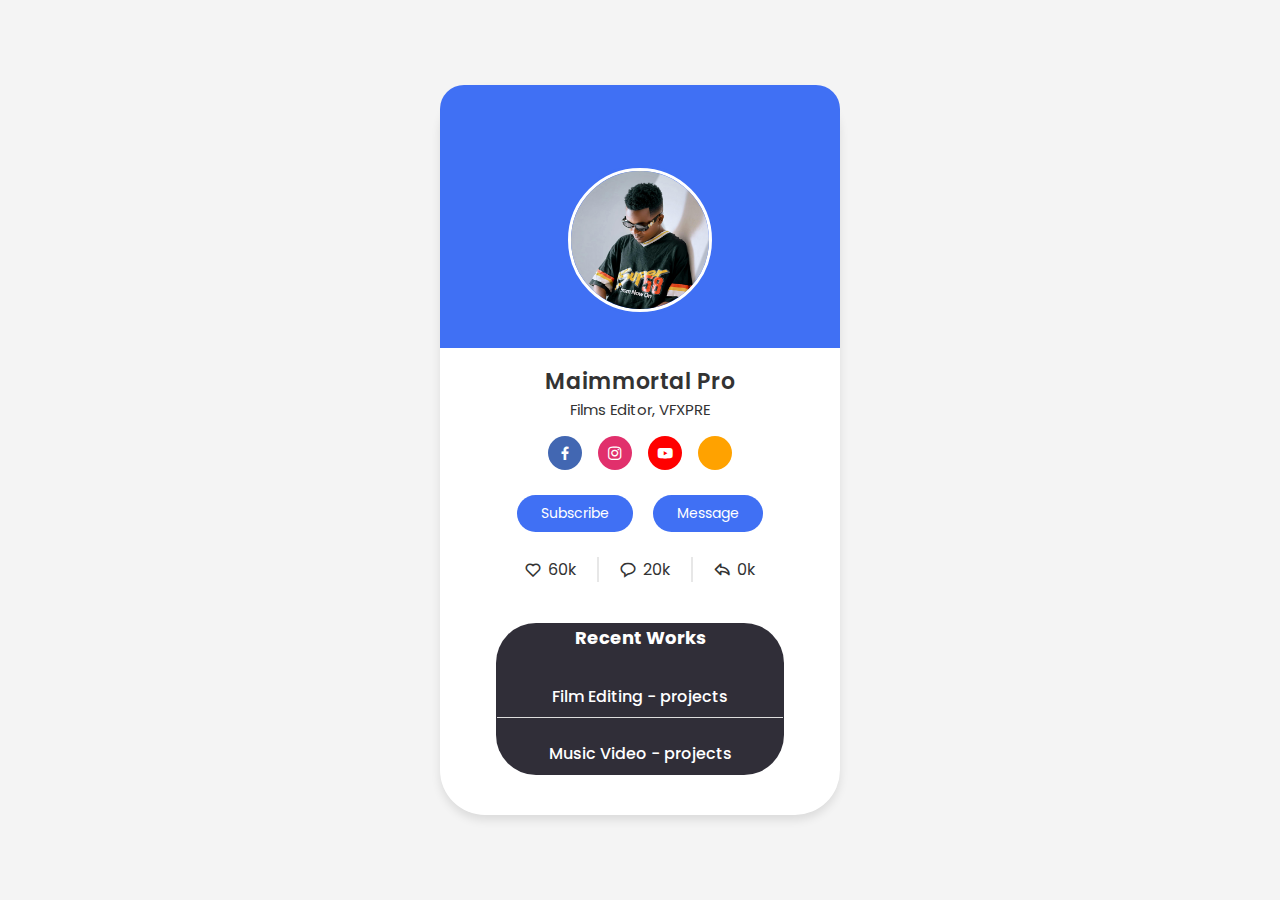
<file: index.html>
<!DOCTYPE html>
<html lang="en">

<head>
  <meta charset="UTF-8" />
  <meta http-equiv="X-UA-Compatible" content="IE=edge" />
  <meta name="viewport" content="width=device-width, initial-scale=1.0" />
  <title>Maimmortal UI Design</title>
  <link rel="stylesheet" href="style.css" />
  <link href="https://unpkg.com/boxicons@2.1.2/css/boxicons.min.css" rel="stylesheet" />
  <link rel="stylesheet" href="https://cdnjs.cloudflare.com/ajax/libs/font-awesome/6.4.2/css/all.min.css">
</head>

<body>
  <div class="profile-card">
    <div class="image">
      <img src="profile.jpg" alt="Profile Image" class="profile-img" />
    </div>

    <div class="text-data">
      <span class="name">Maimmortal Pro</span>
      <span class="job">Films Editor, VFXPRE</span>
    </div>

    <div class="media-buttons">
      <a href="https://www.facebook.com/officialmanywelebab" style="background: #4267b2" class="link">
        <i class="bx bxl-facebook"></i>
      </a>
      <a href="https://www.instagram.com/manyweleimmortaal?igsh=M2F5MHZxbXR2MTJq" style="background: #e1306c" class="link">
        <i class="bx bxl-instagram"></i>
      </a>
      <a href="https://www.youtube.com/channel/UCO4kfYdPuIC6zF6vxPYt8vg" style="background: #ff0000" class="link">
        <i class="bx bxl-youtube"></i>
      </a>
      <a href="https://audiomack.com/maimmortalmusic" style="background: #ffa200" class="link">
        <i class="fa-brands fa-audiomack"></i>
      </a>
    </div>

    <div class="buttons">
      <button class="button" onclick="subscribe()">Subscribe</button>
      <button class="button" onclick="message()">Message</button>
    </div>

    <div class="analytics">
      <div class="data">
        <i class="bx bx-heart" onclick="likePost()"></i>
        <span class="number" id="likes">60k</span>
      </div>
      <div class="data">
        <i class="bx bx-message-rounded" onclick="commentPost()"></i>
        <span class="number" id="comments">20k</span>
      </div>
      <div class="data">
        <i class="bx bx-share" onclick="sharePost()"></i>
        <span class="number" id="shares">0k</span>
      </div>
    </div>
    
   <!-- Work List with Links -->
   <div class="work-list">
    <h3>Recent Works</h3>
    <ul>
      <li><a href="movies.html">Film Editing - projects</a></li>
      <li><a href="music.html">Music Video - projects</a></li>
    </ul>
  </div>
</div>

<!-- Kisanduku cha kuandika ujumbe -->
<div id="message-box" style="display:none;">
  <textarea id="message-text" placeholder="Write your message here..."></textarea>
</div>

<!-- Kifungo cha kutuma ujumbe -->
<button id="send-message" onclick="sendMessage()" style="display:none;">Send Message</button>

<div id="comment-box" style="display:none;">
  <textarea id="comment-text" placeholder="Write your comment here..."></textarea>
</div>
<button id="submit-comment" onclick="submitComment()" style="display:none;">Submit Comment</button>

<script src="app.js"></script>
</body>

</html>
</file>
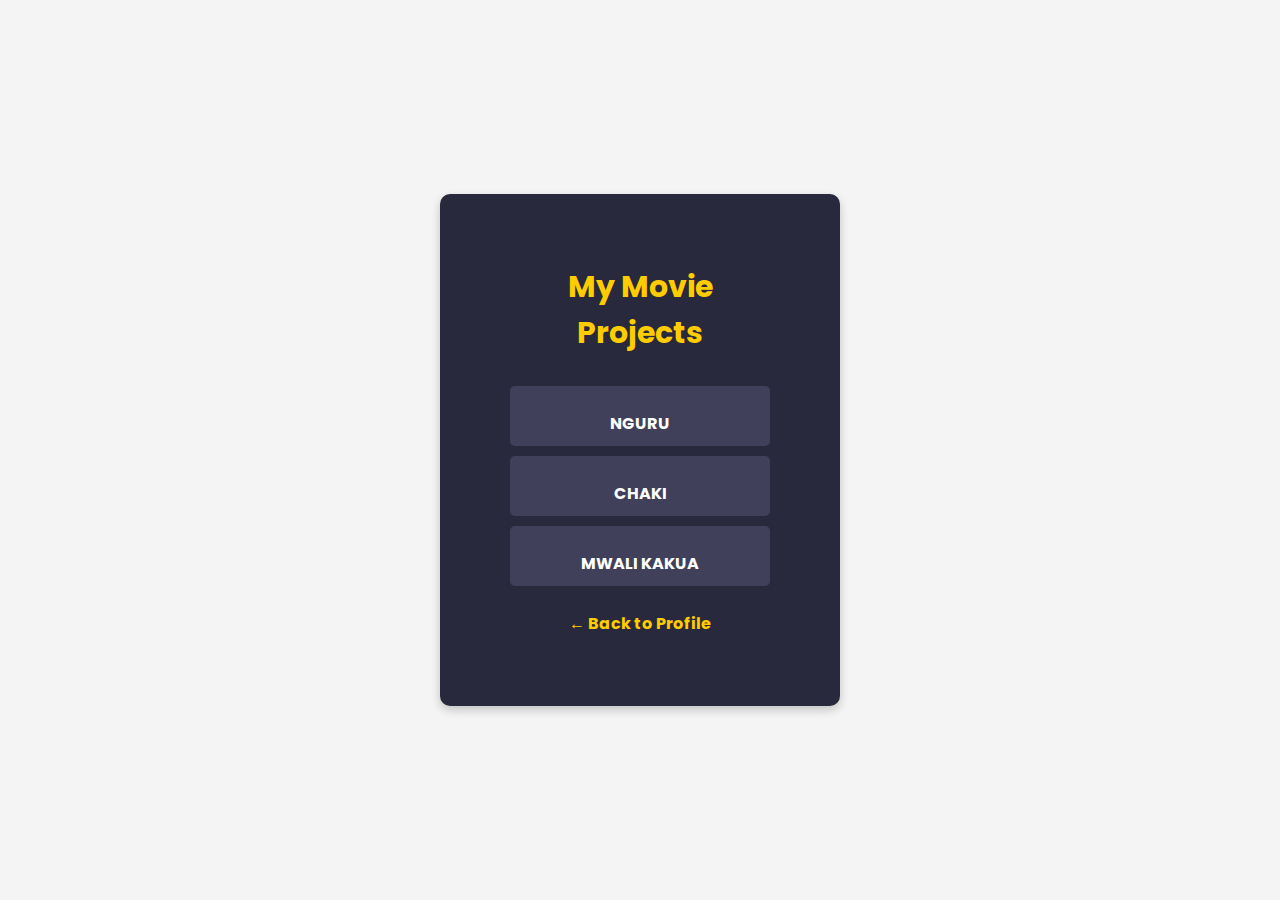
<file: movies.html>
<!DOCTYPE html>
<html lang="en">

<head>
  <meta charset="UTF-8" />
  <meta name="viewport" content="width=device-width, initial-scale=1.0" />
  <title>Movies List</title>
  <link rel="stylesheet" href="style.css" />
</head>

<body>
  <div class="container">
    <h2>My Movie Projects</h2>
    <ul class="movie-list">
      <li><a href="https://youtu.be/ab3kFcCMpVI?si=s5Ffi6EqWEAJf6BT" target="_blank">NGURU</a></li>
      <li><a href="https://youtu.be/exqX2YxZUWE?si=c9tU7jYNYm177HfV" target="_blank">CHAKI</a></li>
      <li><a href="https://youtu.be/3uYac8Wzsho?si=xZeavLg55OGE4uYj" target="_blank">MWALI KAKUA</a></li>
    </ul>

    <a href="index.html">← Back to Profile</a>
  </div>
</body>

</html>
</file>
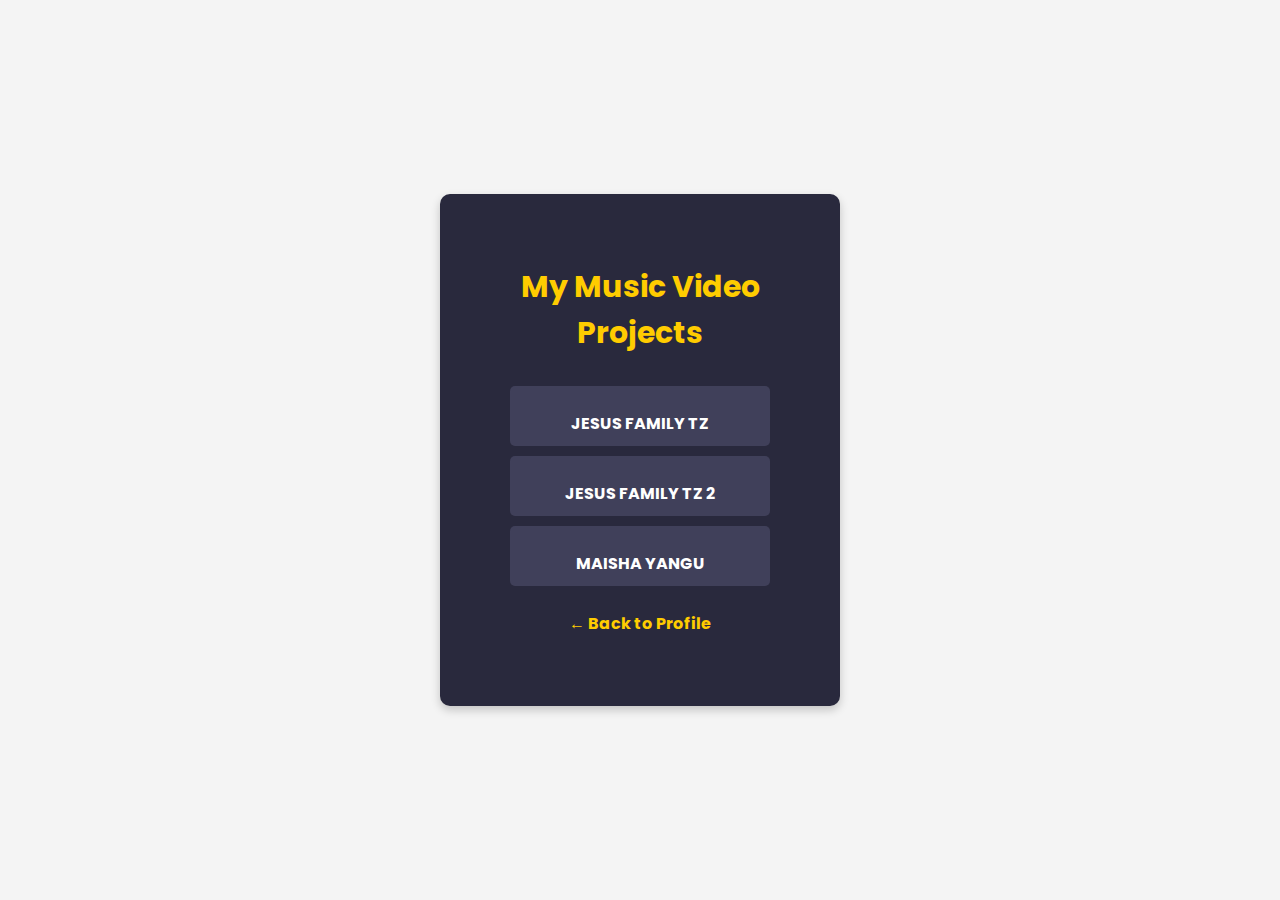
<file: music.html>
<!DOCTYPE html>
<html lang="en">

<head>
  <meta charset="UTF-8" />
  <meta name="viewport" content="width=device-width, initial-scale=1.0" />
  <title>Music Video Projects</title>
  <link rel="stylesheet" href="style.css" />
</head>

<body>
  <div class="container">
    <h2>My Music Video Projects</h2>
    <ul class="music-list">
      <li><a href="https://youtu.be/y1ZOUf-Z71M?si=BelWjqUfK9p_GYxh" target="_blank">JESUS FAMILY TZ</a></li>
      <li><a href="https://youtu.be/tycB9X9N-pI?si=tr-KqkfTOOHc7Pm1" target="_blank">JESUS FAMILY TZ 2</a></li>
      <li><a href="https://youtu.be/tycB9X9N-pI?si=Jwa8F24Rs9HH7UMj" target="_blank">MAISHA YANGU</a></li>
    </ul>

    <a href="index.html">← Back to Profile</a>
  </div>
</body>

</html>
</file>
<file: style.css>
/* Google Fonts - Poppins */
@import url("https://fonts.googleapis.com/css2?family=Poppins:wght@300;400;500;600&display=swap");

* {
  margin: 0;
  padding: 0;
  box-sizing: border-box;
  font-family: "Poppins", sans-serif;
}

body {
  height: 100vh;
  display: flex;
  align-items: center;
  justify-content: center;
  background-color: #f4f4f4;
}

.profile-card {
  display: flex;
  flex-direction: column;
  align-items: center;
  max-width: 400px;
  width: 100%;
  background: #fff;
  border-radius: 45px;
  padding: 80px;
  box-shadow: 0 5px 10px rgba(0, 0, 0, 0.1);
  position: relative;
}

.profile-card::before {
  content: "";
  position: absolute;
  top: 0;
  left: 0;
  height: 36%;
  width: 100%;
  border-radius: 24px 24px 0 0;
  background-color: #4070f4;
}

.image {
  position: relative;
  height: 150px;
  width: 150px;
  border-radius: 50%;
  background-color: #4070f4;
  padding: 3px;
  margin-bottom: 50px;
}

.image .profile-img {
  height: 100%;
  width: 100%;
  object-fit: cover;
  border-radius: 50%;
  border: 3px solid #fff;
}

.profile-card .text-data {
  display: flex;
  flex-direction: column;
  align-items: center;
  color: #333;
}

.text-data .name {
  font-size: 22px;
  font-weight: 600;
  color: #333;
  display: block;
}

.text-data .job {
  font-size: 15px;
  font-weight: 400;
}

.profile-card .media-buttons {
  display: flex;
  align-items: center;
  margin-top: 15px;
}

.media-buttons .link {
  display: flex;
  align-items: center;
  justify-content: center;
  color: #fff;
  font-size: 18px;
  height: 34px;
  width: 34px;
  border-radius: 50%;
  margin: 0 8px;
  background-color: #4070f4;
  text-decoration: none;
}

.profile-card .buttons {
  display: flex;
  align-items: center;
  margin-top: 25px;
}

.buttons .button {
  color: #fff;
  font-size: 14px;
  font-weight: 400;
  border: none;
  border-radius: 24px;
  margin: 0 10px;
  padding: 8px 24px;
  background-color: #4070f4;
  cursor: pointer;
  transition: all 0.3s ease;
}

.buttons .button:hover {
  background-color: #0e4bf1;
}

.profile-card .analytics {
  display: flex;
  align-items: center;
  margin-top: 25px;
}

.analytics .data {
  display: flex;
  align-items: center;
  color: #333;
  padding: 0 20px;
  border-right: 2px solid #e7e7e7;
}

.data i {
  font-size: 18px;
  margin-right: 6px;
}

.data:last-child {
  border-right: none;
}

/* Movies and Music Section */
.work-list {
  margin-top: 1px;
  padding: 1px;
  background: #302e38;
  border-radius: 40px;
  box-shadow: 2 4px 8px rgba(0, 0, 0, 0.1);
  width: 120%;
  text-align: center;
  transform: translateY(40px); /* Moves the element 20px down */
}

.work-list h3 {
  font-size: 18px;
  font-weight: bold;
  margin-bottom: 10px;
  color: #ffffff;
}

.work-list ul {
  list-style: none;
  padding: 0;
}

.work-list ul li {
  padding: 8px 0;
  border-bottom: 1px solid #ddd;
}

.work-list ul li:last-child {
  border-bottom: none;
}

.work-list ul li a {
  text-decoration: none;
  color: #ffffff;
  font-weight: 500;
  transition: color 0.3s ease;
}

.work-list ul li a:hover {
  color: #e9810a;
}

/* General Styles */

.container {
  background: #29293d;
  padding: 70px;
  border-radius: 10px;
  box-shadow: 0 4px 10px rgba(0, 0, 0, 0.2);
  text-align: center;
  max-width: 400px;
}

h2 {
  font-size: 30px;
  color: #ffcc00;
  margin-bottom: 30px;
}

.movie-list {
  list-style: none;
  padding: 0;
}

.movie-list li {
  margin: 10px 0;
  padding: 10px;
  background: #40405a;
  border-radius: 5px;
  transition: 0.3s;
}

.movie-list li:hover {
  background: #ffcc00;
  transform: scale(1.05);
}

.movie-list li a {
  text-decoration: none;
  color: #fff;
  font-weight: bold;
}

.movie-list li:hover a {
  color: #29293d;
}

a {
  display: inline-block;
  margin-top: 15px;
  color: #ffcc00;
  text-decoration: none;
  font-weight: bold;
}

a:hover {
  color: #fff;
  text-decoration: underline;
}

/* music list */

.music-list {
  list-style: none;
  padding: 0;
}

.music-list li {
  margin: 10px 0;
  padding: 10px;
  background: #40405a;
  border-radius: 5px;
  transition: 0.3s;
}

.music-list li:hover {
  background: #ffcc00;
  transform: scale(1.05);
}

.music-list li a {
  text-decoration: none;
  color: #fff;
  font-weight: bold;
}

.music-list li:hover a {
  color: #29293d;
}

a {
  display: inline-block;
  margin-top: 15px;
  color: #ffcc00;
  text-decoration: none;
  font-weight: bold;
}

a:hover {
  color: #fff;
  text-decoration: underline;
}
</file>
